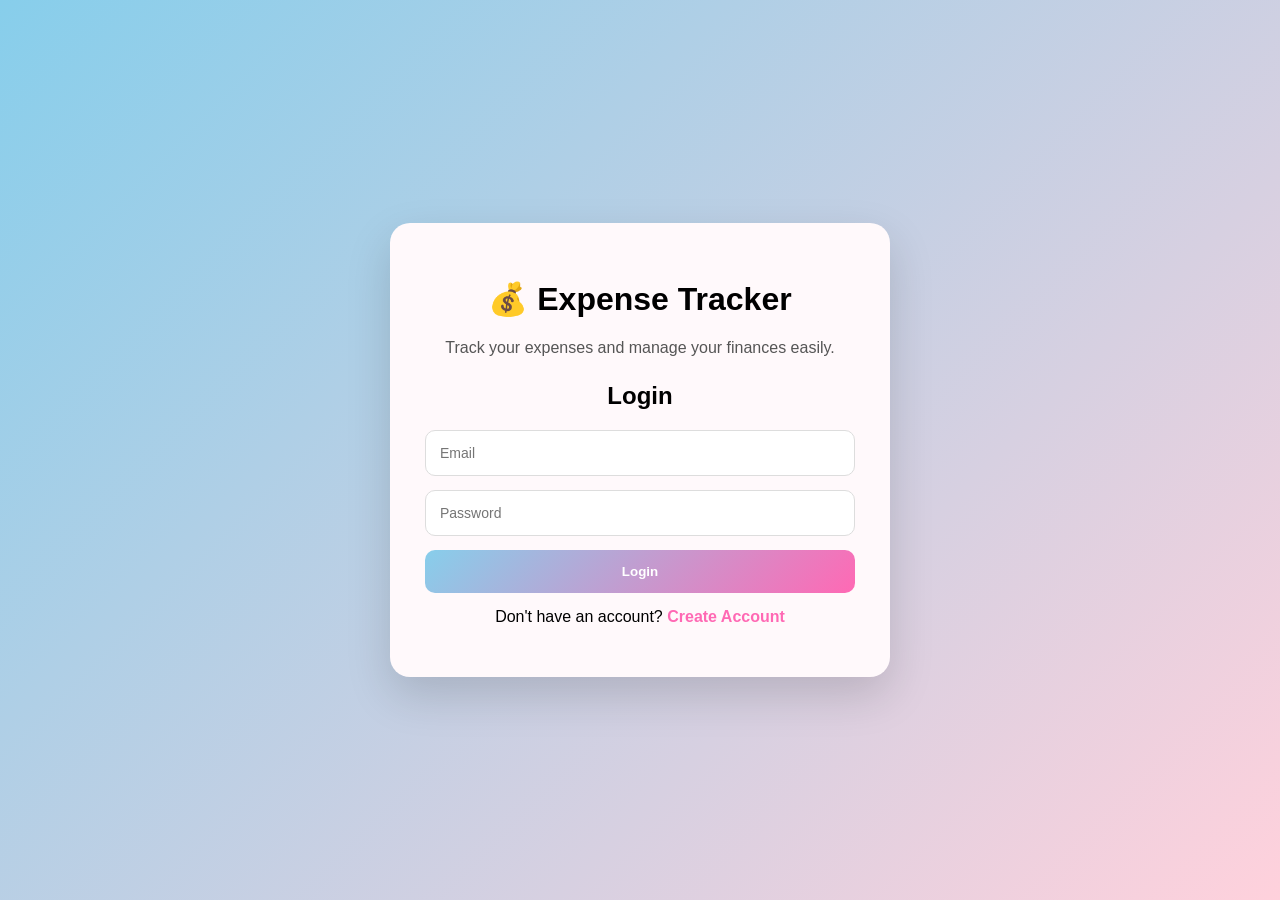
<file: templates/index.html>
<!DOCTYPE html>
<html>
<head>
    <title>Expense Tracker</title>
    <link rel="stylesheet" href="/static/style.css">
</head>

<body>
<div class="container">
    <div class="card">

        <h1>💰 Expense Tracker</h1>
        <p class="subtitle">Track your expenses and manage your finances easily.</p>

        <div id="loginForm">
            <h2>Login</h2>

            <input id="loginEmail" type="email" placeholder="Email">
            <input id="loginPassword" type="password" placeholder="Password">

            <button class="primary-btn" onclick="loginUser()">
                Login
            </button>

            <p class="switch-text">
                Don't have an account?
                <a href="#" onclick="showRegister()">Create Account</a>
            </p>
        </div>

        <div id="registerForm" style="display:none;">
            <h2>Create Account</h2>

            <input id="username" placeholder="Username">
            <input id="email" type="email" placeholder="Email">
            <input id="password" type="password" placeholder="Password">

            <button class="primary-btn" onclick="registerUser()">
                Create Account
            </button>

            <p class="switch-text">
                Already have an account?
                <a href="#" onclick="showLogin()">Login</a>
            </p>
        </div>

        <p id="result"></p>

    </div>
</div>

<script>
function showRegister() {
    document.getElementById("loginForm").style.display = "none";
    document.getElementById("registerForm").style.display = "block";
    document.getElementById("result").innerText = "";
}

function showLogin() {
    document.getElementById("registerForm").style.display = "none";
    document.getElementById("loginForm").style.display = "block";
    document.getElementById("result").innerText = "";
}

async function registerUser() {
    const response = await fetch("/register", {
        method: "POST",
        headers: {
            "Content-Type": "application/json"
        },
        body: JSON.stringify({
            username: document.getElementById("username").value,
            email: document.getElementById("email").value,
            password: document.getElementById("password").value
        })
    });

    const data = await response.json();

    if (data.message) {
        document.getElementById("result").innerText =
            "Account created successfully. Please login.";
        showLogin();
    } else {
        document.getElementById("result").innerText =
            data.error || "Something went wrong";
    }
}

async function loginUser() {
    const response = await fetch("/login", {
        method: "POST",
        headers: {
            "Content-Type": "application/json"
        },
        body: JSON.stringify({
            email: document.getElementById("loginEmail").value,
            password: document.getElementById("loginPassword").value
        })
    });

    const data = await response.json();

    if (data.message) {
        document.getElementById("result").innerText =
            "Login successful. Redirecting...";

        setTimeout(() => {
            window.location.href = "/dashboard";
        }, 1000);
    } else {
        document.getElementById("result").innerText =
            data.error || "Something went wrong";
    }
}
</script>

</body>
</html>
</file>
<file: static/style.css>
body {
margin: 0;
font-family: Arial, sans-serif;
min-height: 100vh;
background: linear-gradient(135deg, #87CEEB, #FFD1DC);
display: flex;
justify-content: center;
align-items: center;
}

.container {
width: 500px;
}

.card {
background: #fff9fb;
padding: 35px;
border-radius: 20px;
box-shadow: 0 18px 45px rgba(0, 0, 0, 0.15);
text-align: center;
}

.header {
display: flex;
justify-content: space-between;
align-items: center;
}

.header h1 {
margin: 0;
color: #ff69b4;
}

.subtitle {
color: #555;
margin-bottom: 25px;
}

input {
width: 100%;
padding: 14px;
margin-bottom: 14px;
border: 1px solid #ddd;
border-radius: 10px;
box-sizing: border-box;
font-size: 14px;
}

input:focus {
outline: none;
border-color: #ff69b4;
}

.primary-btn {
width: 100%;
padding: 14px;
background: linear-gradient(135deg, #87CEEB, #FF69B4);
color: white;
border: none;
border-radius: 10px;
font-weight: bold;
cursor: pointer;
}

.primary-btn:hover {
opacity: 0.9;
}

.summary {
background: white;
border-radius: 15px;
padding: 20px;
margin-bottom: 25px;
box-shadow: 0 4px 12px rgba(0, 0, 0, 0.05);
}

.summary h2 {
color: #ff69b4;
margin-bottom: 5px;
}

.expense-card {
background: white;
padding: 15px;
border-radius: 12px;
margin-top: 15px;
text-align: left;
box-shadow: 0 4px 12px rgba(0, 0, 0, 0.08);
}

.expense-header {
display: flex;
justify-content: space-between;
align-items: center;
}

.expense-header h3 {
margin: 0;
}

.expense-header span {
color: #ff69b4;
font-weight: bold;
}

.delete-btn {
margin-top: 10px;
background: #ff6b81;
color: white;
border: none;
padding: 8px 14px;
border-radius: 8px;
cursor: pointer;
}

.delete-btn:hover {
background: #ff4f6a;
}

.logout-btn {
background: #87CEEB;
color: white;
border: none;
padding: 8px 14px;
border-radius: 8px;
cursor: pointer;
font-weight: bold;
}

.logout-btn:hover {
background: #5bb9dc;
}

.switch-text {
margin-top: 15px;
}

.switch-text a {
color: #ff69b4;
text-decoration: none;
font-weight: bold;
}

.switch-text a:hover {
text-decoration: underline;
}

#result {
margin-top: 15px;
font-weight: bold;
}
</file>
